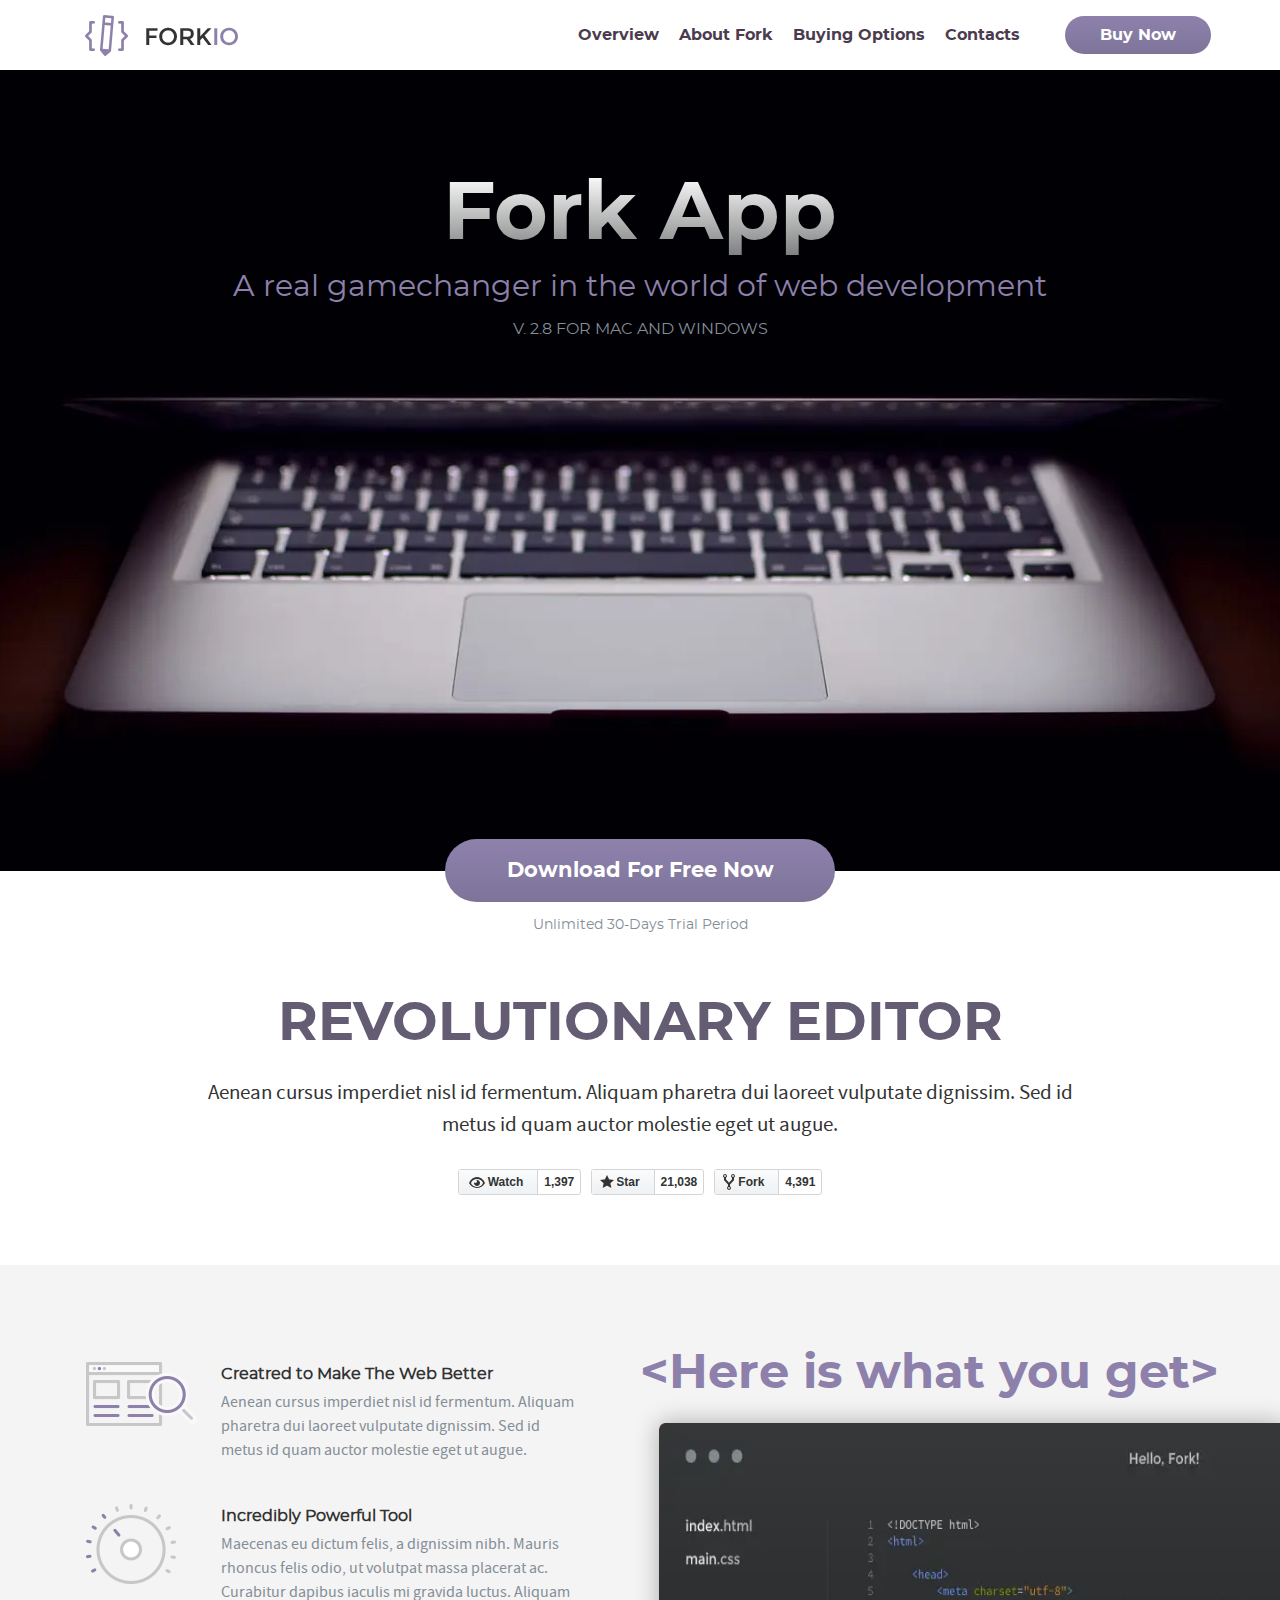
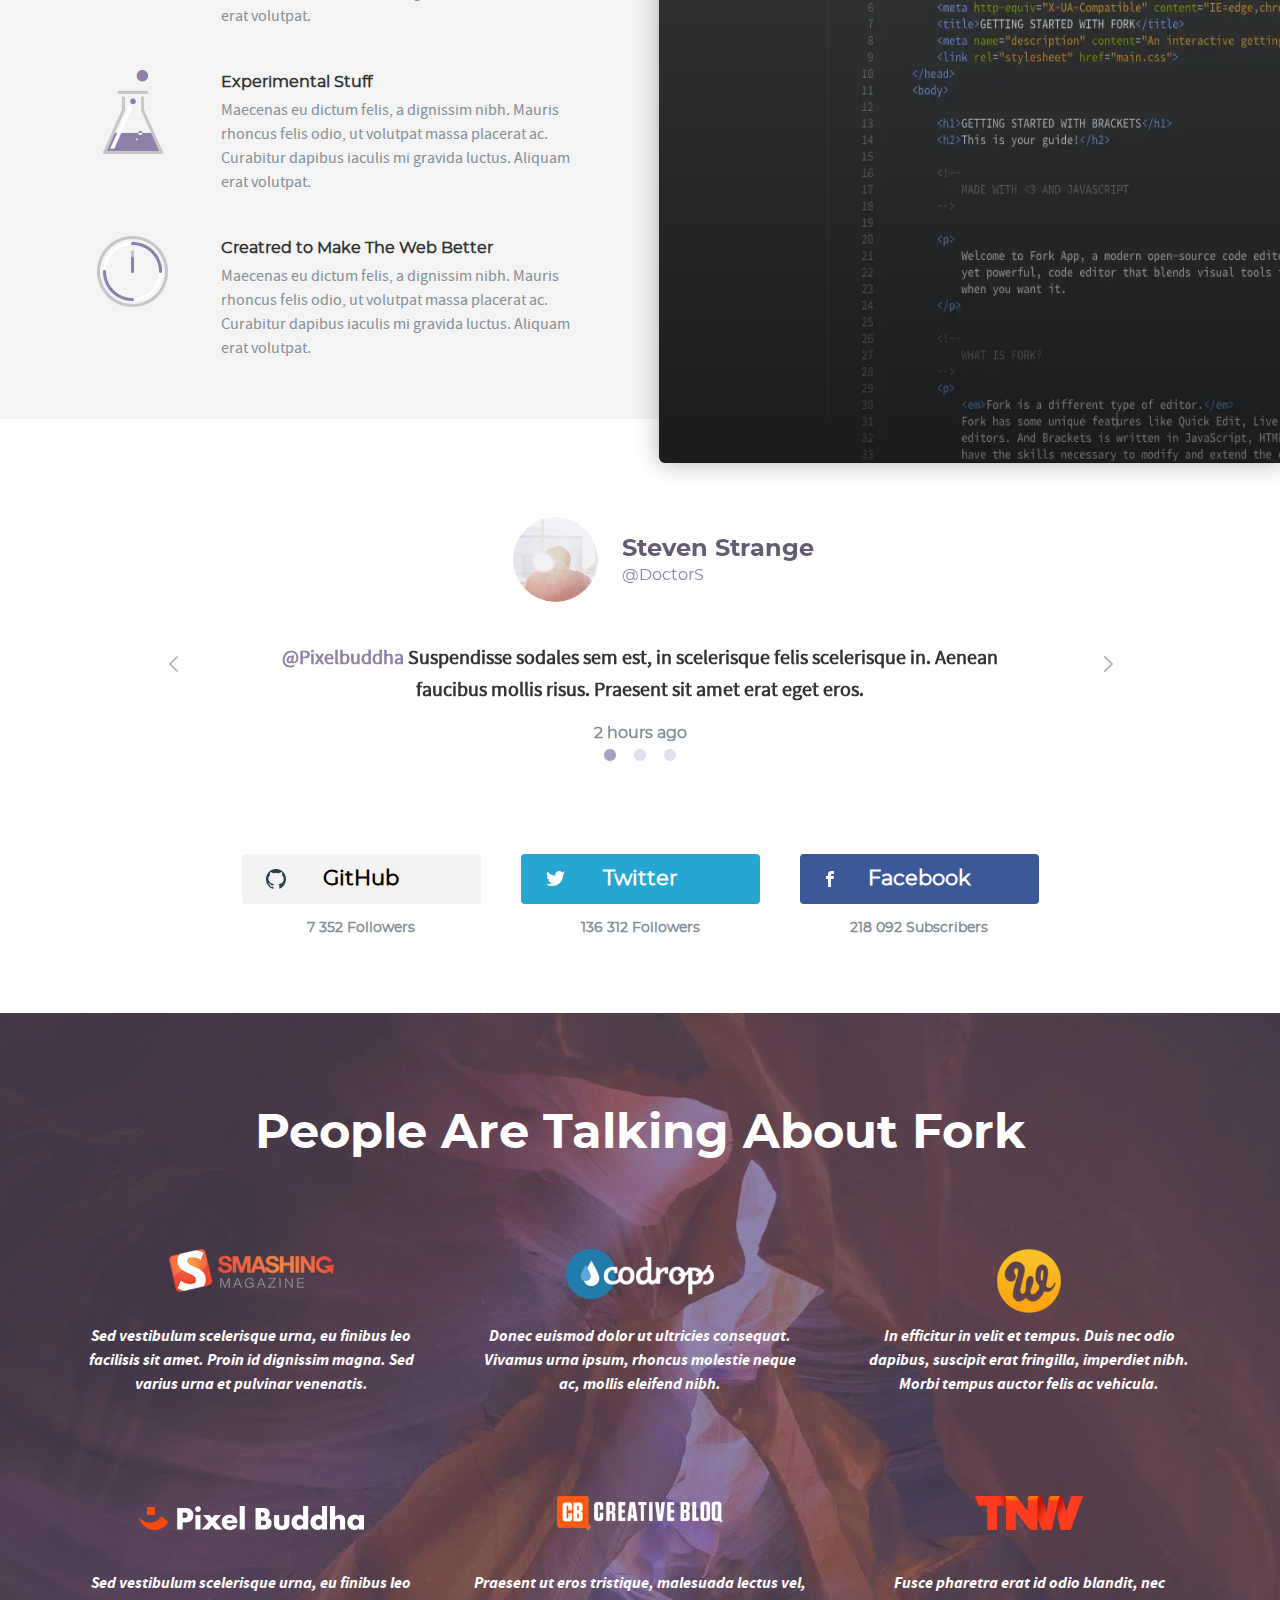
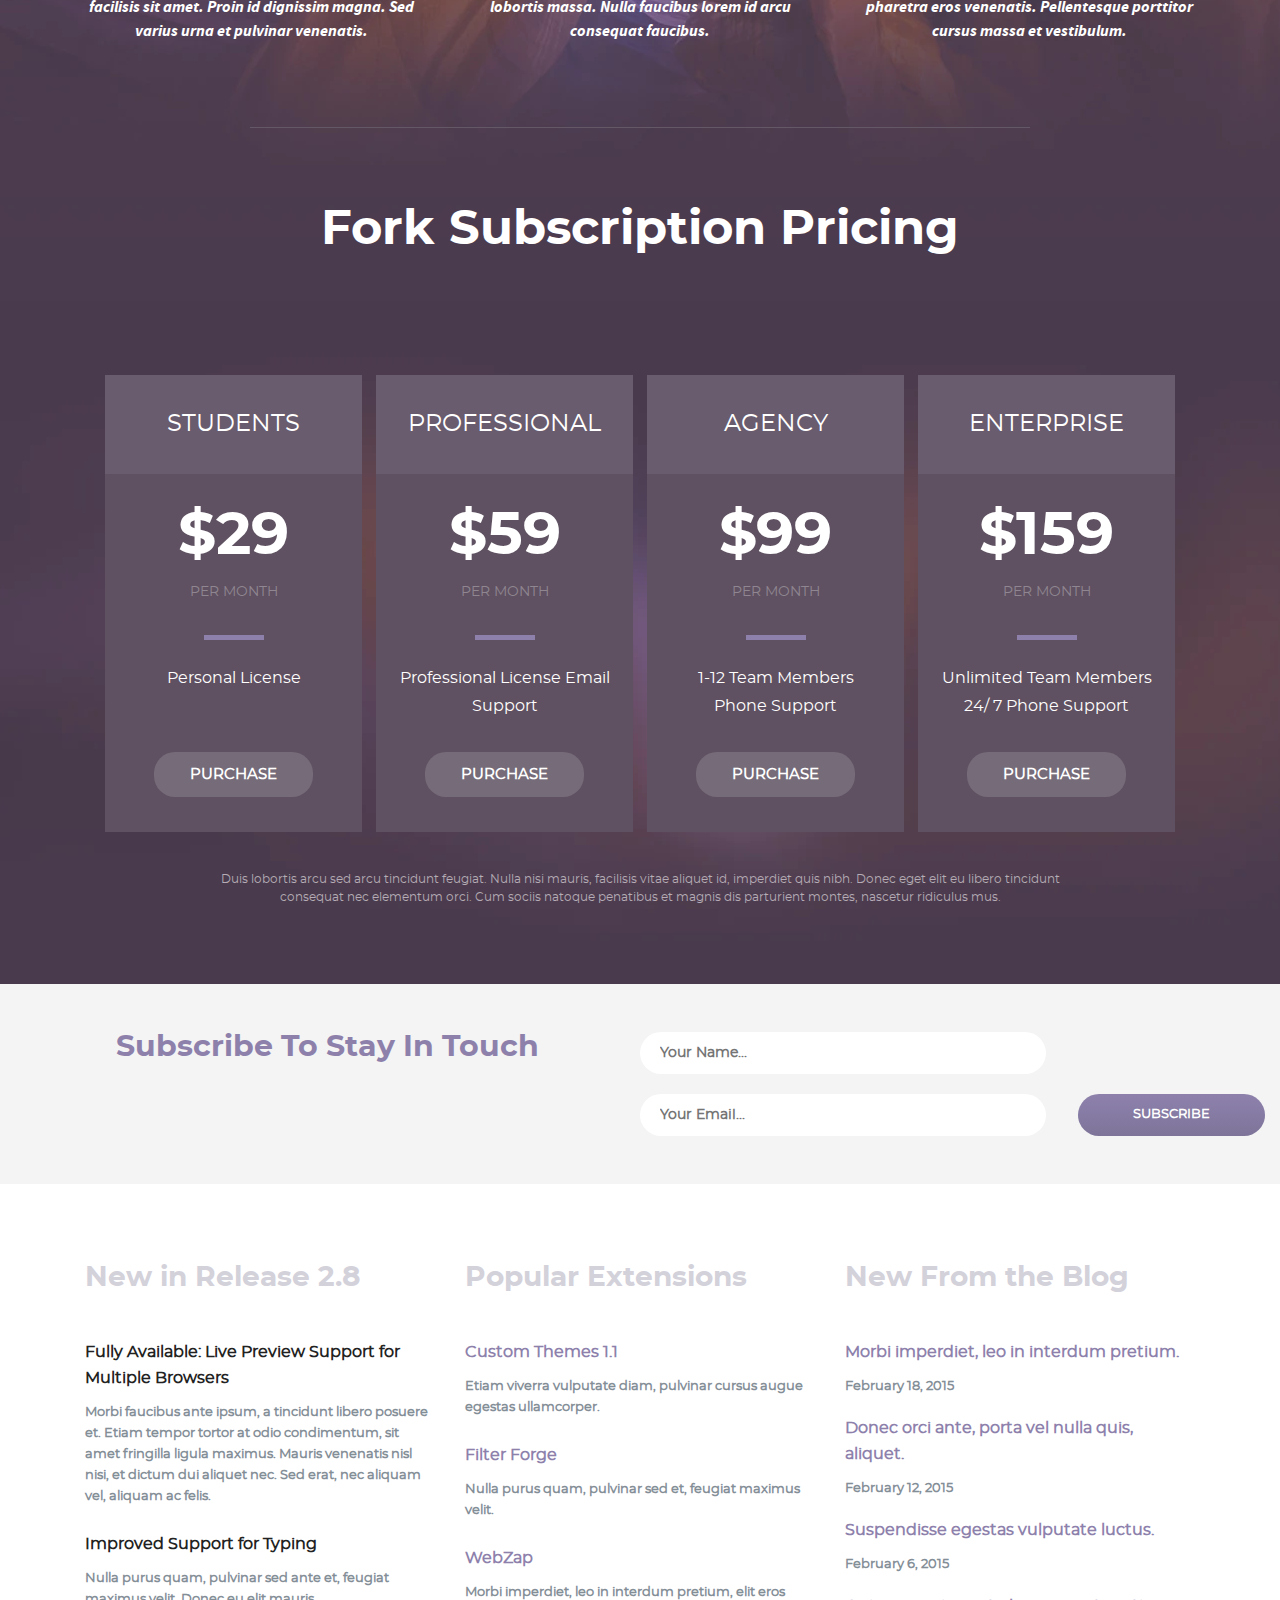
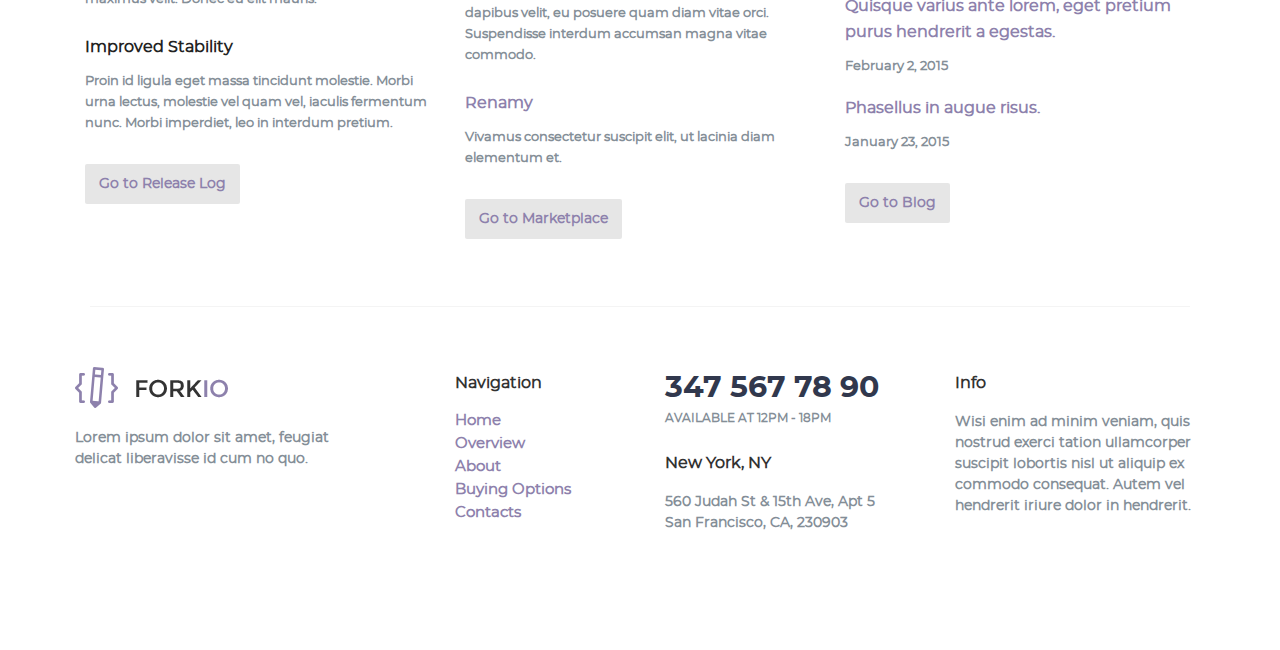
<file: index.html>
<!DOCTYPE html>
<html lang="en">

<head>
    <meta charset="UTF-8">
    <meta name="viewport" content="width=device-width, initial-scale=1.0">
    <meta http-equiv="X-UA-Compatible" content="ie=edge">
    <link rel="stylesheet" href="./css/slick.css">
    <link rel="stylesheet" href="./css/slick-theme.css">
    <link rel="icon" href="./favicon.png" size="16x16">
    <link rel="stylesheet" href="./css/style.min.css">
    <title>ForkApp</title>
</head>

<body>
    <header>
        <div class="container grid">
            <a class="logo" href="#"><img src="./images/logo/logo.png" alt="ForkApp"></a>
            <a class="btn-sale grid" href="#pricing">Buy Now</a>
            <nav class="navigation">
                <input class="menu-bar" type="checkbox" id="menu-bar">
                <label for="menu-bar"> </label>
                <ul class="menu">
                    <li><a class="menu-item" href="#home">Home</a></li>
                    <li><a class="menu-item" href="#overview">Overview</a></li>
                    <li><a class="menu-item" href="#about">About Fork</a></li>
                    <li><a class="menu-item" href="#pricing">Buying Options</a></li>
                    <li><a class="menu-item" href="contacts.html">Contacts</a></li>
                    <li><a class="menu-item" href="#social">Follow Us</a>
                        <ul class="social-icon grid">
                            <li>
                                <a class="icon-github" href="#"></a>
                            </li>
                            <li>
                                <a class="icon-twitter" href="#"></a>
                            </li>
                            <li>
                                <a class="icon-facebook" href="#"></a>
                            </li>
                        </ul>
                    </li>
                </ul>
                <div class="menushadow"> </div>
            </nav>
        </div>
    </header>
    <main>
        <section class="promo" id="home">
            <div class="container grid">
                <h2>Fork App</h2>
                <h1>A real gamechanger in the world of web development</h1>
                <p>v. 2.8 For Mac and Windows</p>
            </div>
        </section>
        <section class="hero" id="overview">
            <div class="container flex">
                <a href="#" class="btn-download grid">Download For Free Now</a>
                <p class="trial-period">Unlimited 30-Days Trial Period</p>
                <h2>Revolutionary
                    editor</h2>
                <p class="hero-annotation">Aenean cursus imperdiet nisl id fermentum. Aliquam pharetra dui laoreet
                    vulputate dignissim. Sed id
                    metus id quam auctor molestie eget ut augue. </p>
                <ul class="github-stat flex">
                    <li class="flex">
                        <a href="#"><span class="watch">Watch</span><span>1,397</span></a>
                    </li>
                    <li class="flex"><a href="#"><span class="star">Star</span><span>21,038</span></a></li>
                    <li class="flex"><a href="#"><span class="fork">Fork</span><span>4,391</span></a></li>
                </ul>
            </div>
        </section>
        <section class="features">
            <div class="container grid">
                <h2>&lt;Here is what you get&gt;</h2>
                <ul class="features-about">
                    <li class="created">
                        <h3>Creatred to Make The Web Better</h3>
                        <p>Aenean cursus imperdiet nisl id fermentum. Aliquam pharetra dui laoreet vulputate dignissim.
                            Sed id metus id quam auctor molestie eget ut augue.</p>
                    </li>
                    <li class="incredibly">
                        <h3>Incredibly Powerful Tool</h3>
                        <p>Maecenas eu dictum felis, a dignissim nibh. Mauris rhoncus felis odio, ut volutpat massa
                            placerat ac. Curabitur dapibus iaculis mi gravida luctus. Aliquam erat volutpat.</p>
                    </li>
                    <li class="experimental">
                        <h3>Experimental Stuff</h3>
                        <p>Maecenas eu dictum felis, a dignissim nibh. Mauris rhoncus felis odio, ut volutpat massa
                            placerat ac. Curabitur dapibus iaculis mi gravida luctus. Aliquam erat volutpat.</p>
                    </li>
                    <li class="time">
                        <h3>Creatred to Make The Web Better</h3>
                        <p>Maecenas eu dictum felis, a dignissim nibh. Mauris rhoncus felis odio, ut volutpat massa
                            placerat ac. Curabitur dapibus iaculis mi gravida luctus. Aliquam erat volutpat.</p>
                    </li>
                </ul>
                <div class="example">
                    <img src="./images/features/code.webp" alt="example">
                </div>
            </div>
        </section>
        <section class="social">
            <div class="container">
                <div class="slider" id="social">
                    <div>
                        <div class="slide-header1">
                            <h3>Steven Strange</h3>
                            <p class="nick">@DoctorS</p>
                        </div>
                        <p class="review"><span>@Pixelbuddha</span> Suspendisse sodales sem est, in scelerisque felis
                            scelerisque in.
                            Aenean faucibus mollis risus. Praesent sit amet erat eget eros.</p>
                        <p class="review-time">2 hours ago</p>
                    </div>
                    <div>
                        <div class="slide-header2">
                            <h3>Edvard</h3>
                            <p class="nick">@Herbi</p>
                        </div>
                        <p class="review"><span>@Pixelperfect</span> Lorem ipsum dolor sit amet consectetur adipisicing
                            elit. Fuga repellendus eveniet vero eum ab voluptate aliquam reiciendis voluptates </p>
                        <p class="review-time">6 hours ago</p>
                    </div>
                    <div>
                        <div class="slide-header3">
                            <h3>Archi</h3>
                            <p class="nick">@Stranger</p>
                        </div>
                        <p class="review"><span>@Stranger</span> Suspendisse sodales sem est, in scelerisque felis
                            scelerisque in.
                            Aenean faucibus mollis risus. Praesent sit amet erat eget eros.</p>
                        <p class="review-time">2 days ago</p>
                    </div>
                </div>
                <div class="social-btn flex">
                    <div class="social-btn-item flex">
                        <a class="social-btn-github flex" href="#">GitHub</a>
                        <p>7 352 Followers</p>
                    </div>
                    <div class="social-btn-item flex">
                        <a class="social-btn-twitter flex" href="#">Twitter</a>
                        <p>136 312 Followers</p>
                    </div>
                    <div class="social-btn-item flex">
                        <a class="social-btn-facebook flex" href="#">Facebook</a>
                        <p>218 092 Subscribers</p>
                    </div>
                </div>
            </div>
        </section>
        <section class="testimonials">
            <div class="container">
                <h2 id="about">People Are Talking About Fork</h2>
                <div class="company-feedback flex">
                    <p class="company-smashing">Sed vestibulum scelerisque urna, eu finibus leo facilisis sit amet.
                        Proin id
                        dignissim magna. Sed
                        varius urna et pulvinar venenatis. </p>
                    <p class="company-codrops">Donec euismod dolor ut ultricies consequat. Vivamus urna ipsum, rhoncus
                        molestie
                        neque ac, mollis
                        eleifend nibh.</p>
                    <p class="company-w">In efficitur in velit et tempus. Duis nec odio dapibus, suscipit erat
                        fringilla,
                        imperdiet nibh.
                        Morbi tempus auctor felis ac vehicula. </p>
                    <p class="company-pixelbuddha">Sed vestibulum scelerisque urna, eu finibus leo facilisis sit amet.
                        Proin id
                        dignissim magna. Sed
                        varius urna et pulvinar venenatis. </p>
                    <p class="company-creative">Praesent ut eros tristique, malesuada lectus vel, lobortis massa. Nulla
                        faucibus
                        lorem id arcu
                        consequat faucibus. </p>
                    <p class="company-tnw">Fusce pharetra erat id odio blandit, nec
                        pharetra eros venenatis. Pellentesque porttitor cursus massa et vestibulum.</p>
                </div>
            </div>
        </section>
        <section class="pricing">
            <div class="container grid">
                <h2 id="pricing">Fork Subscription Pricing</h2>
                <div class="pricing-block flex">
                    <div class="pricing-item grid">
                        <h3>Students</h3>
                        <p class="pricing-item-price">$29</p>
                        <p class="pricing-item-period">per month</p>
                        <p class="pricing-item-license">Personal License</p>
                        <a href="#">purchase</a>
                    </div>
                    <div class="pricing-item grid">
                        <h3>professional</h3>
                        <p class="pricing-item-price">$59</p>
                        <p class="pricing-item-period">per month</p>
                        <p class="pricing-item-license">Professional License Email Support</p>
                        <a href="#">purchase</a>
                    </div>
                    <div class="pricing-item grid">
                        <h3>agency</h3>
                        <p class="pricing-item-price">$99</p>
                        <p class="pricing-item-period">per month</p>
                        <p class="pricing-item-license">1-12 Team Members Phone Support</p>
                        <a href="#">purchase</a>
                    </div>
                    <div class="pricing-item grid">
                        <h3>enterprise</h3>
                        <p class="pricing-item-price">$159</p>
                        <p class="pricing-item-period">per month</p>
                        <p class="pricing-item-license">Unlimited Team Members 24/ 7 Phone Support</p>
                        <a href="#">purchase</a>
                    </div>
                </div>
                <p class="pricing-annotation">Duis lobortis arcu sed arcu tincidunt feugiat. Nulla nisi mauris,
                    facilisis vitae aliquet id,
                    imperdiet
                    quis nibh. Donec eget elit eu libero tincidunt consequat nec elementum orci. Cum sociis natoque
                    penatibus et magnis dis parturient montes, nascetur ridiculus mus. </p>
            </div>
        </section>
        <section class="subscription">
            <div class="container grid">
                <h2>Subscribe To Stay In Touch</h2>
                <form class="grid" action="" method="POST">
                    <input type="text" placeholder="Your Name..." required>
                    <input type="email" placeholder="Your Email..." required>
                    <input type="submit" value="Subscribe">
                </form>
            </div>
        </section>
        <section class="links">
            <div class="container flex">
                <div class="links-section">
                    <h3>New in Release 2.8</h3>
                    <ul class="links-section-release">
                        <li>
                            <h4>Fully Available: Live Preview Support for Multiple Browsers</h4>
                            <p>Morbi faucibus ante ipsum, a tincidunt libero posuere et. Etiam tempor tortor at odio
                                condimentum, sit amet fringilla ligula maximus. Mauris venenatis nisl nisi, et dictum
                                dui
                                aliquet nec. Sed erat, nec aliquam vel, aliquam ac felis. </p>
                        </li>
                        <li>
                            <h4>Improved Support for Typing </h4>
                            <p>Nulla purus quam, pulvinar sed ante et, feugiat maximus velit. Donec eu elit mauris. </p>
                        </li>
                        <li>
                            <h4>Improved Stability</h4>
                            <p>Proin id ligula eget massa tincidunt molestie. Morbi urna lectus, molestie vel quam vel,
                                iaculis fermentum nunc. Morbi imperdiet, leo in interdum pretium.</p>
                        </li>
                    </ul>
                    <a class="links-section-btn" href="#">Go to Release Log</a>
                </div>
                <div class="links-section">
                    <h3>Popular Extensions</h3>
                    <ul class="links-section-extensions">
                        <li>
                            <a href="#">Custom Themes 1.1</a>
                            <p>Etiam viverra vulputate diam, pulvinar cursus augue egestas ullamcorper.</p>
                        </li>
                        <li>
                            <a href="#">Filter Forge</a>
                            <p>Nulla purus quam, pulvinar sed et, feugiat maximus velit.</p>
                        </li>
                        <li>
                            <a href="#">WebZap</a>
                            <p>Morbi imperdiet, leo in interdum pretium, elit eros dapibus velit, eu posuere quam diam
                                vitae
                                orci. Suspendisse interdum accumsan magna vitae commodo.</p>
                        </li>
                        <li>
                            <a href="#">Renamy</a>
                            <p>Vivamus consectetur suscipit elit, ut lacinia diam elementum et.</p>
                        </li>
                    </ul>
                    <a class="links-section-btn" href="#">Go to Marketplace</a>
                </div>
                <div class="links-section">
                    <h3>New From the Blog</h3>
                    <ul class="links-blog">
                        <li>
                            <a href="">Morbi imperdiet, leo in interdum pretium.</a>
                            <p>February 18, 2015</p>
                        </li>
                        <li>
                            <a href="">Donec orci ante, porta vel nulla quis, aliquet.</a>
                            <p>February 12, 2015</p>
                        </li>
                        <li>
                            <a href="">Suspendisse egestas vulputate luctus.</a>
                            <p>February 6, 2015</p>
                        </li>
                        <li>
                            <a href="">Quisque varius ante lorem, eget pretium purus hendrerit a egestas. </a>
                            <p>February 2, 2015</p>
                        </li>
                        <li>
                            <a href="">Phasellus in augue risus. </a>
                            <p>January 23, 2015</p>
                        </li>
                    </ul>
                    <a class="links-section-btn" href="#">Go to Blog</a>
                </div>
            </div>
        </section>
    </main>
    <footer>
        <div class="container grid">
            <div class="footer-item">
                <a class="footer-logotype" href="#"><img src="./images/logo/logo.png" alt="Logotype"></a>
                <p class="footer-logotype-anotation">Lorem ipsum dolor sit amet, feugiat delicat liberavisse id cum no
                    quo.</p>
            </div>
            <div class="footer-item">
                <h4>Navigation</h4>
                <ul class="footer-navigation">
                    <li><a href="#home">Home</a></li>
                    <li><a href="#overview">Overview</a></li>
                    <li><a href="#about">About</a></li>
                    <li><a href="#pricing">Buying Options</a></li>
                    <li><a href="contacts.html">Contacts</a></li>
                </ul>
            </div>
            <div class="footer-item">
                <a href="tel:347-567-78-90" class="phone">347 567 78 90</a>
                <p class="phone-anotation">AVAILABLE AT 12PM - 18PM</p>
                <h4>New York, NY</h4>
                <p class="addres">560 Judah St & 15th Ave, Apt 5 San Francisco, CA, 230903</p>
            </div>
            <div class="footer-item info">
                <h4>Info</h4>
                <p>Wisi enim ad minim veniam, quis nostrud exerci tation ullamcorper suscipit lobortis nisl ut aliquip
                    ex
                    commodo consequat. Autem vel hendrerit iriure dolor in hendrerit.</p>
            </div>
        </div>
    </footer>
    <script src="./jsmin/jquery.min.js"></script>
    <script src="./jsmin/slick.min.js"></script>
    <script src="./jsmin/main.min.js"></script>
</body>

</html>
</file>
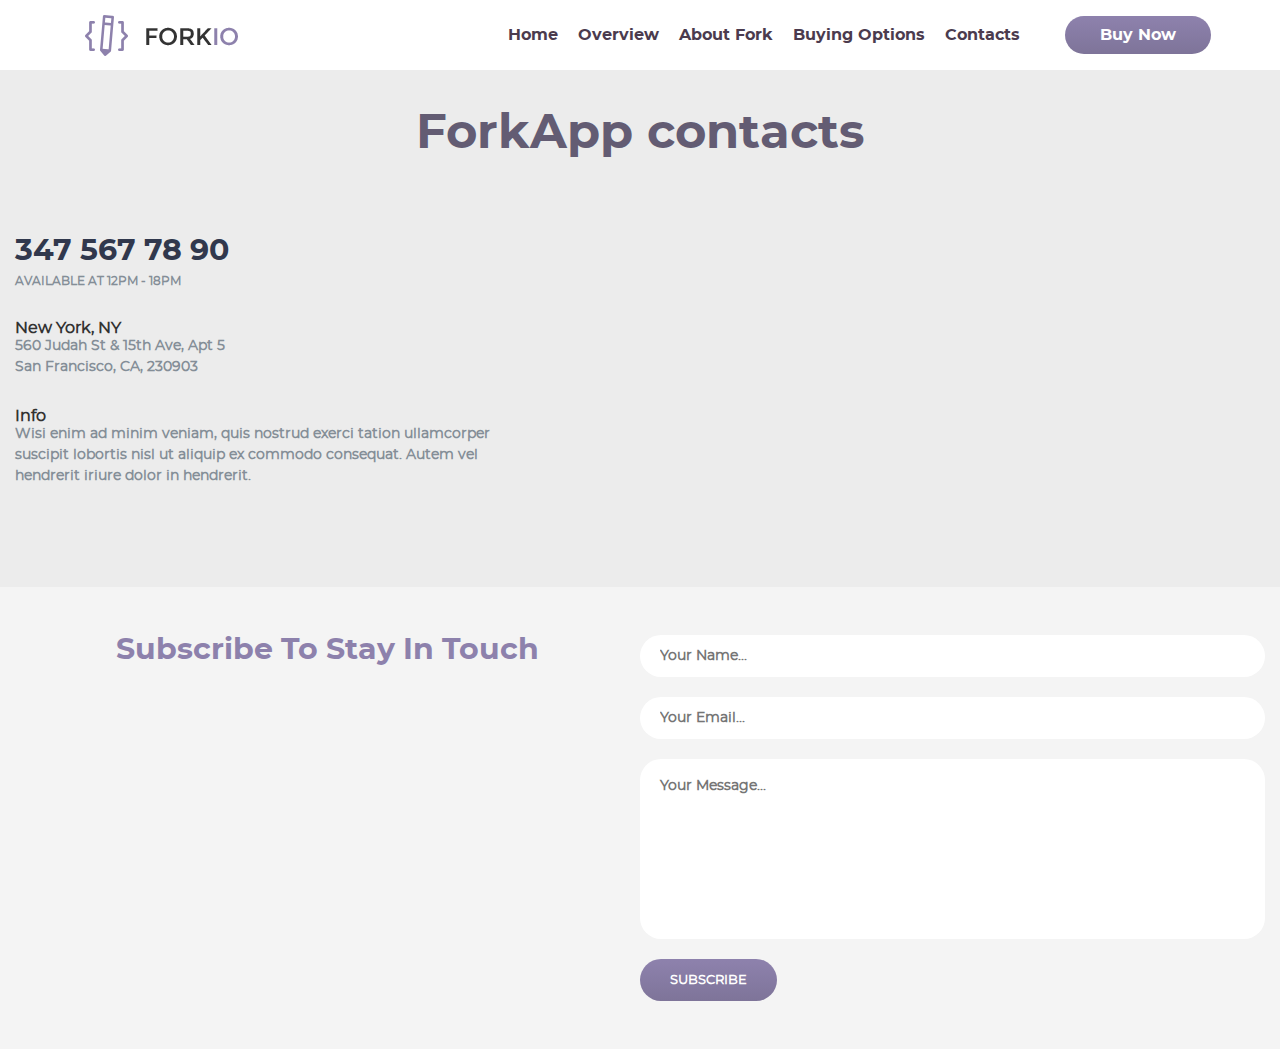
<file: contacts.html>
<!DOCTYPE html>
<html lang="en">

<head>
    <meta charset="UTF-8">
    <meta name="viewport" content="width=device-width, initial-scale=1.0">
    <meta http-equiv="X-UA-Compatible" content="ie=edge">
    <link rel="icon" href="./favicon.png" size="16x16">
    <link rel="stylesheet" href="./css/style.min.css">
    <title>ForkApp contacts</title>
</head>

<body>
    <div class="contacts">
        <header>
            <div class="container grid">
                <a class="logo" href="#"><img src="./images/logo/logo.png" alt="ForkApp"></a>
                <a class="btn-sale grid" href="index.html#pricing">Buy Now</a>
                <nav class="navigation">
                    <input class="menu-bar" type="checkbox" id="menu-bar">
                    <label for="menu-bar"> </label>
                    <ul class="menu">
                        <li><a class="menu-item" href="index.html#home">Home</a></li>
                        <li><a class="menu-item" href="index.html#overview">Overview</a></li>
                        <li><a class="menu-item" href="index.html#about">About Fork</a></li>
                        <li><a class="menu-item" href="index.html#pricing">Buying Options</a></li>
                        <li><a class="menu-item" href="#">Contacts</a></li>
                        <li><a class="menu-item" href="index.html#social">Follow Us</a>
                            <ul class="social-icon grid">
                                <li>
                                    <a class="icon-github" href="#"></a>
                                </li>
                                <li>
                                    <a class="icon-twitter" href="#"></a>
                                </li>
                                <li>
                                    <a class="icon-facebook" href="#"></a>
                                </li>
                            </ul>
                        </li>
                    </ul>
                    <div class="menushadow"></div>
                </nav>
            </div>
        </header>
    </div>
    <div class="wrapper-information">
        <div class="container grid">
            <h1>ForkApp contacts</h1>
            <div class="information">
                <a href="tel:347-567-78-90" class="phone">347 567 78 90</a>
                <p class="phone-anotation">AVAILABLE AT 12PM - 18PM</p>
                <h4>New York, NY</h4>
                <p class="addres">560 Judah St & 15th Ave, Apt 5 San Francisco, CA, 230903</p>
                <h4>Info</h4>
                <p class="info">Wisi enim ad minim veniam, quis nostrud exerci tation ullamcorper suscipit lobortis nisl
                    ut
                    aliquip
                    ex
                    commodo consequat. Autem vel hendrerit iriure dolor in hendrerit.</p>
            </div>
            <div class="map"><iframe
                    src="https://www.google.com/maps/embed?pb=!1m18!1m12!1m3!1d3154.202395238864!2d-122.47496568437735!3d37.761852220675294!2m3!1f0!2f0!3f0!3m2!1i1024!2i768!4f13.1!3m3!1m2!1s0x80858766e642d9f3%3A0x569b4a5811a83e27!2sJudah%20St%20%26%2015th%20Ave!5e0!3m2!1sen!2sby!4v1573044072701!5m2!1sen!2sby"
                    frameborder="0" style="border:0;" allowfullscreen=""></iframe>
            </div>
        </div>
    </div>
    <div class="subscription">
        <div class="container grid">
            <h2>Subscribe To Stay In Touch</h2>
            <form class="contacts-form grid" action="" method="POST">
                <input type="text" placeholder="Your Name..." required>
                <input type="email" placeholder="Your Email..." required>
                <textarea name="" rows="10" placeholder="Your Message..."></textarea>
                <input type="submit" value="Subscribe">
            </form>
        </div>
    </div>
    <script src="./jsmin/contacts.min.js"></script>
</body>

</html>
</file>
<file: css/style.min.css>
.social-btn .social-btn-item .social-btn-facebook,.social-btn .social-btn-item .social-btn-github,.social-btn .social-btn-item .social-btn-twitter,a,abbr,acronym,address,applet,article,aside,audio,b,big,blockquote,body,canvas,caption,center,cite,code,dd,del,details,dfn,div,dl,dt,em,embed,fieldset,figcaption,figure,footer,form,h1,h2,h3,h4,h5,h6,header,hgroup,html,i,iframe,img,ins,kbd,label,legend,li,mark,menu,nav,object,ol,output,p,pre,q,ruby,s,samp,section,small,span,strike,strong,sub,summary,sup,table,tbody,td,tfoot,th,thead,time,tr,tt,u,ul,var,video{margin:0;padding:0;border:0;font-size:100%;font:inherit;vertical-align:baseline}:focus{outline:0}article,aside,details,figcaption,figure,footer,header,hgroup,menu,nav,section{display:block}ol,ul{list-style:none}blockquote,q{quotes:none}blockquote:after,blockquote:before,q:after,q:before{content:'';content:none}input[type=search]::-webkit-search-cancel-button,input[type=search]::-webkit-search-decoration,input[type=search]::-webkit-search-results-button,input[type=search]::-webkit-search-results-decoration{-webkit-appearance:none;-moz-appearance:none}input[type=search]{-webkit-appearance:none;-moz-appearance:none;-webkit-box-sizing:content-box;box-sizing:content-box}audio,canvas,video{display:inline-block;max-width:100%}audio:not([controls]){display:none;height:0}[hidden]{display:none}html{font-size:100%;-webkit-text-size-adjust:100%;-ms-text-size-adjust:100%}.social-btn .social-btn-item .social-btn-facebook,.social-btn .social-btn-item .social-btn-github,.social-btn .social-btn-item .social-btn-twitter,a{text-decoration:none}.social-btn .social-btn-item .social-btn-facebook:active,.social-btn .social-btn-item .social-btn-facebook:focus,.social-btn .social-btn-item .social-btn-facebook:hover,.social-btn .social-btn-item .social-btn-github:active,.social-btn .social-btn-item .social-btn-github:focus,.social-btn .social-btn-item .social-btn-github:hover,.social-btn .social-btn-item .social-btn-twitter:active,.social-btn .social-btn-item .social-btn-twitter:focus,.social-btn .social-btn-item .social-btn-twitter:hover,a:active,a:focus,a:hover{outline:0}img{border:0;-ms-interpolation-mode:bicubic;vertical-align:middle}figure,form{margin:0}legend{border:0;padding:0;white-space:normal}button,input,select,textarea{font-size:100%;margin:0;vertical-align:baseline}button,input{line-height:normal}button,select{text-transform:none}button,html input[type=button],input[type=reset],input[type=submit]{-webkit-appearance:button;cursor:pointer}button[disabled],html input[disabled]{cursor:default}input[type=checkbox],input[type=radio]{-webkit-box-sizing:border-box;box-sizing:border-box;padding:0}input[type=search]{-webkit-appearance:textfield;-webkit-box-sizing:content-box;box-sizing:content-box}input[type=search]::-webkit-search-cancel-button,input[type=search]::-webkit-search-decoration{-webkit-appearance:none}button::-moz-focus-inner,input::-moz-focus-inner{border:0;padding:0}textarea{resize:vertical;overflow:auto;vertical-align:top;resize:vertical}table{border-collapse:collapse;border-spacing:0}button,html,input,select,textarea{color:#222}::-moz-selection{background:#b3d4fc;text-shadow:none}::selection{background:#b3d4fc;text-shadow:none}fieldset{border:0;margin:0;padding:0}.chromeframe{margin:.2em 0;background:#ccc;color:#000;padding:.2em 0}@font-face{font-family:Montserrat-Bold;src:url(../fonts/monserrat-bold/montserrat-bold.woff) format("woff"),url(../fonts/monserrat-bold/Montserrat-Bold.ttf) format("truetype");font-weight:400;font-style:normal}@font-face{font-family:Montserrat-Regular;src:url(../fonts/montserrat-regular/montserrat-regular.woff) format("woff"),url(../fonts/montserrat-regular/Montserrat-Regular.ttf) format("truetype");font-weight:400;font-style:normal}@font-face{font-family:Sourcesanspro-Regular;src:url(../fonts/sourcesanspro-regular/sourcesanspro-regular.woff) format("woff"),url(../fonts/sourcesanspro-regular/SourceSansPro-Regular.ttf) format("truetype");font-weight:400;font-style:normal}@font-face{font-family:Sourcesanspro-Bolditalic;src:url(../fonts/sourcesanspro-bolditalic/sourcesanspro-bolditalic.woff) format("woff"),url(../fonts/sourcesanspro-bolditalic/SourceSansPro-BoldItalic.ttf) format("truetype");font-weight:400;font-style:normal}body{line-height:1;font-family:Montserrat-Regular,sans-serif;font-size:16px;overflow-x:hidden;background-color:#f4f4f4}.grid{display:grid}.flex{display:-webkit-box;display:-ms-flexbox;display:flex}.container{width:100%;padding:0 15px;margin:0 auto;-webkit-box-sizing:border-box;box-sizing:border-box}header{position:fixed;z-index:10;top:0;left:0;right:0;height:70px;background-color:#fff}header .container{grid-template-columns:1fr 1fr 60px;-webkit-box-align:center;-ms-flex-align:center;align-items:center;justify-items:start;-webkit-box-pack:justify;-ms-flex-pack:justify;justify-content:space-between;height:100%;max-width:1200px}header .logo{margin-left:10px}.btn-sale{-webkit-box-align:center;-ms-flex-align:center;align-items:center;justify-self:end;margin-right:31px;font-size:1rem;height:3em;padding:0 2.3em;font-family:Montserrat-Bold;border-radius:1.5em;background:-webkit-gradient(linear,left top,left bottom,color-stop(5%,#8d81ac),to(#7e7499));background:linear-gradient(to bottom,#8d81ac 5%,#7e7499 100%);background-color:#8d81ac;color:#fff}.btn-sale:hover{background:-webkit-gradient(linear,left top,left bottom,color-stop(5%,#7e7499),to(#8d81ac));background:linear-gradient(to bottom,#7e7499 5%,#8d81ac 100%);background-color:#7e7499;-webkit-transition:.3s;transition:.3s}.btn-sale:active{position:relative;top:1px;-webkit-transition:.3s;transition:.3s}.menu{position:fixed;z-index:10;top:70px;right:-1050px;width:100%;max-height:83vh;overflow-y:auto;background-color:#333;-webkit-transition:.5s ease-in-out;transition:.5s ease-in-out}.menu>li{padding:12px 5px;border-bottom:2px solid #3b3b3b}.menu>li:last-child{border-bottom:2px solid transparent}.menu>li:first-child .menu-item,.menu>li:last-child .menu-item{color:#858585}.menu .menu-item{display:inline-block;width:100%;-webkit-box-sizing:border-box;box-sizing:border-box;font-size:1.2rem;padding:0 .9em;line-height:1.66em;color:#fff}.menu .menu-item:active,.menu .menu-item:hover{border-left:4px solid #8d81ac;margin-left:-4px;color:#8d81ac}.menu .social-icon{grid-template-columns:repeat(3,50px);grid-gap:10px;padding:0 8px}.menu .social-icon .social-btn .social-btn-item .social-btn-facebook,.menu .social-icon .social-btn .social-btn-item .social-btn-github,.menu .social-icon .social-btn .social-btn-item .social-btn-twitter,.menu .social-icon a,.social-btn .social-btn-item .menu .social-icon .social-btn-facebook,.social-btn .social-btn-item .menu .social-icon .social-btn-github,.social-btn .social-btn-item .menu .social-icon .social-btn-twitter{display:inline-block;overflow:hidden;height:50px;background:url(../images/sprite/spritesheet.png) no-repeat}.menu .social-icon .icon-github{width:48px;background-position:-126px 0;-webkit-transform:scale(.6);transform:scale(.6)}.menu .social-icon .icon-twitter{width:48px;background-position:-174px 5px;-webkit-transform:scale(.6);transform:scale(.6)}.menu .social-icon .icon-facebook{width:24px;background-position:-102px 0;-webkit-transform:scale(.6);transform:scale(.6)}.menushadow{position:fixed;z-index:5;top:70px;right:-1050px;width:100%;bottom:0;background-color:rgba(51,51,51,.5);-webkit-transition:.5s ease-in-out;transition:.5s ease-in-out}.menu-bar{display:none}.navigation{justify-self:end}.navigation label{display:block;width:50px;height:34px;background-image:url(../images/header/menu-sandwich.png);background-repeat:no-repeat;background-position:center}.navigation input:checked+label{background-image:url(../images/header/menu-cross.png);background-repeat:no-repeat;background-position:center}@media (max-width:400px){header .container{grid-template-columns:1fr 1fr 40px}.navigation label{display:block;width:27px}.btn-sale{height:2.4em;padding:0 1em;border-radius:1.2em;margin-left:10px}}@media (max-width:425px){header .logo{margin-left:0}.btn-sale{font-size:.8rem}}@media (max-width:460px){.btn-sale{justify-self:center;margin-right:0}}@media (min-width:1030px){.menushadow,.navigation label{display:none}header .container{grid-template-columns:1fr 4fr 1fr}header .logo{margin-left:30px}.btn-sale{-webkit-box-ordinal-group:4;-ms-flex-order:3;order:3;margin-right:14px;height:2.4em;padding:0 2.2em}.navigation{height:100%}.menu{display:-webkit-box;display:-ms-flexbox;display:flex;position:static;height:100%;background-color:#fff}.menu>li{height:100%;padding:0;-webkit-box-sizing:border-box;box-sizing:border-box;border-top:4px solid transparent;border-bottom:4px solid transparent}.menu>li:hover{border-top-color:#4b3b4e;-webkit-transition:border-top .3s;transition:border-top .3s}.menu>li:first-child .menu-item,.menu>li:last-child .menu-item{display:none}.menu .menu-item{display:-webkit-box;display:-ms-flexbox;display:flex;-webkit-box-align:center;-ms-flex-align:center;align-items:center;width:100%;height:100%;padding:0 10px;-webkit-box-sizing:border-box;box-sizing:border-box;font-size:1rem;line-height:1.66em;font-family:Montserrat-Bold;color:#4b3b4e}.menu .menu-item:active,.menu .menu-item:hover{border-left:none;color:#4b3b4e;margin-left:0}.menu .social-icon{display:none}}@media (min-width:1030px) and (max-width:1200px){.menu{margin-right:42px}}.promo{padding:153px 0 558px;background-image:url(../images/promo/promo-background.webp);background-position:center;background-repeat:no-repeat;background-color:#010005}.promo .container{justify-items:center}.promo .container h2{margin-bottom:19px;font-family:Montserrat-Bold;font-size:5.125rem;color:#fff;background:-webkit-gradient(linear,left bottom,left top,color-stop(-100%,rgba(0,5,5,.5)),to(white));background:linear-gradient(to top,rgba(0,5,5,.5) -100%,#fff 100%);-webkit-background-clip:text;background-clip:text;-webkit-text-fill-color:transparent}.promo .container p{text-transform:uppercase;color:#848e97}h1{text-align:center;margin-bottom:12px;font-size:1.5rem;line-height:1.417em;text-transform:capitalize;color:#8d81ac}@media (max-width:355px){h1{font-size:1.2rem}.promo .container h2{font-size:3.5rem}}@media (min-width:355px) and (max-width:425px){.promo .container h2{font-size:4rem}}@media (min-width:900px){.promo{padding:173px 0 613px;background-position:center}.promo .container h2{margin-bottom:11px}h1{font-size:1.875rem;text-transform:none}}.hero{margin-top:-79px;padding-bottom:60px;background-color:#fff}.hero .container{-webkit-box-orient:vertical;-webkit-box-direction:normal;-ms-flex-direction:column;flex-direction:column;-webkit-box-align:center;-ms-flex-align:center;align-items:center;width:100%;-webkit-box-sizing:border-box;box-sizing:border-box}.hero h2{margin-bottom:36px;text-align:center;font-size:3rem;font-family:Montserrat-Bold;text-transform:uppercase;color:#635c73}.btn-download{display:-webkit-box;display:-ms-flexbox;display:flex;-webkit-box-align:center;-ms-flex-align:center;align-items:center;font-size:1.316rem;height:3em;margin-top:-1.5em;margin-bottom:.75em;padding:0 2.9em;font-family:Montserrat-Bold;border-radius:1.5em;background:-webkit-gradient(linear,left top,left bottom,color-stop(5%,#8d81ac),to(#7e7499));background:linear-gradient(to bottom,#8d81ac 5%,#7e7499 100%);background-color:#8d81ac;color:#fff}.btn-download:hover{background:-webkit-gradient(linear,left top,left bottom,color-stop(5%,#7e7499),to(#8d81ac));background:linear-gradient(to bottom,#7e7499 5%,#8d81ac 100%);background-color:#7e7499;-webkit-transition:.3s;transition:.3s}.btn-download:active{position:relative;top:1px;-webkit-transition:.3s;transition:.3s}.trial-period{margin-bottom:55px;font-size:.875rem;color:#848e97}.hero-annotation{max-width:900px;margin-bottom:34px;text-align:center;font-family:Sourcesanspro-Regular;line-height:1.625rem;color:#323232}.github-stat{-webkit-box-pack:center;-ms-flex-pack:center;justify-content:center;-ms-flex-wrap:wrap;flex-wrap:wrap}.github-stat li{-webkit-box-pack:center;-ms-flex-pack:center;justify-content:center;-webkit-box-align:center;-ms-flex-align:center;align-items:center;margin:0 5px 10px;border:1px solid #d5d5d5;border-radius:3px}.github-stat li:hover{-webkit-transform:scale(1.1);transform:scale(1.1)}.github-stat li .social-btn .social-btn-item .social-btn-facebook,.github-stat li .social-btn .social-btn-item .social-btn-github,.github-stat li .social-btn .social-btn-item .social-btn-twitter,.github-stat li a,.social-btn .social-btn-item .github-stat li .social-btn-facebook,.social-btn .social-btn-item .github-stat li .social-btn-github,.social-btn .social-btn-item .github-stat li .social-btn-twitter{-webkit-box-sizing:border-box;box-sizing:border-box;font-family:Helvetica,Arial,sans-serif;font-size:.75em;font-weight:600;height:100%;color:#333}.github-stat li .social-btn .social-btn-item .social-btn-facebook .fork,.github-stat li .social-btn .social-btn-item .social-btn-facebook .star,.github-stat li .social-btn .social-btn-item .social-btn-facebook .watch,.github-stat li .social-btn .social-btn-item .social-btn-github .fork,.github-stat li .social-btn .social-btn-item .social-btn-github .star,.github-stat li .social-btn .social-btn-item .social-btn-github .watch,.github-stat li .social-btn .social-btn-item .social-btn-twitter .fork,.github-stat li .social-btn .social-btn-item .social-btn-twitter .star,.github-stat li .social-btn .social-btn-item .social-btn-twitter .watch,.github-stat li a .fork,.github-stat li a .star,.github-stat li a .watch,.social-btn .social-btn-item .github-stat li .social-btn-facebook .fork,.social-btn .social-btn-item .github-stat li .social-btn-facebook .star,.social-btn .social-btn-item .github-stat li .social-btn-facebook .watch,.social-btn .social-btn-item .github-stat li .social-btn-github .fork,.social-btn .social-btn-item .github-stat li .social-btn-github .star,.social-btn .social-btn-item .github-stat li .social-btn-github .watch,.social-btn .social-btn-item .github-stat li .social-btn-twitter .fork,.social-btn .social-btn-item .github-stat li .social-btn-twitter .star,.social-btn .social-btn-item .github-stat li .social-btn-twitter .watch{position:relative;display:inline-block;padding:6px 14px 6px 29px;border-right:1px solid #d5d5d5;background-image:-webkit-gradient(linear,left top,left bottom,from(#fafbfc),color-stop(90%,#eff3f6));background-image:linear-gradient(-180deg,#fafbfc,#eff3f6 90%)}.github-stat li .social-btn .social-btn-item .social-btn-facebook .fork::before,.github-stat li .social-btn .social-btn-item .social-btn-facebook .star::before,.github-stat li .social-btn .social-btn-item .social-btn-facebook .watch::before,.github-stat li .social-btn .social-btn-item .social-btn-github .fork::before,.github-stat li .social-btn .social-btn-item .social-btn-github .star::before,.github-stat li .social-btn .social-btn-item .social-btn-github .watch::before,.github-stat li .social-btn .social-btn-item .social-btn-twitter .fork::before,.github-stat li .social-btn .social-btn-item .social-btn-twitter .star::before,.github-stat li .social-btn .social-btn-item .social-btn-twitter .watch::before,.github-stat li a .fork::before,.github-stat li a .star::before,.github-stat li a .watch::before,.social-btn .social-btn-item .github-stat li .social-btn-facebook .fork::before,.social-btn .social-btn-item .github-stat li .social-btn-facebook .star::before,.social-btn .social-btn-item .github-stat li .social-btn-facebook .watch::before,.social-btn .social-btn-item .github-stat li .social-btn-github .fork::before,.social-btn .social-btn-item .github-stat li .social-btn-github .star::before,.social-btn .social-btn-item .github-stat li .social-btn-github .watch::before,.social-btn .social-btn-item .github-stat li .social-btn-twitter .fork::before,.social-btn .social-btn-item .github-stat li .social-btn-twitter .star::before,.social-btn .social-btn-item .github-stat li .social-btn-twitter .watch::before{content:"";position:absolute;left:7px;background:url(../images/sprite/spritesheet.png) -269px 0 no-repeat;width:21px;height:13px}.github-stat li .social-btn .social-btn-item .social-btn-facebook .fork+span,.github-stat li .social-btn .social-btn-item .social-btn-facebook .star+span,.github-stat li .social-btn .social-btn-item .social-btn-facebook .watch+span,.github-stat li .social-btn .social-btn-item .social-btn-facebook a .fork+span,.github-stat li .social-btn .social-btn-item .social-btn-facebook a .star+span,.github-stat li .social-btn .social-btn-item .social-btn-github .fork+span,.github-stat li .social-btn .social-btn-item .social-btn-github .star+span,.github-stat li .social-btn .social-btn-item .social-btn-github .watch+span,.github-stat li .social-btn .social-btn-item .social-btn-github a .fork+span,.github-stat li .social-btn .social-btn-item .social-btn-github a .star+span,.github-stat li .social-btn .social-btn-item .social-btn-twitter .fork+span,.github-stat li .social-btn .social-btn-item .social-btn-twitter .star+span,.github-stat li .social-btn .social-btn-item .social-btn-twitter .watch+span,.github-stat li .social-btn .social-btn-item .social-btn-twitter a .fork+span,.github-stat li .social-btn .social-btn-item .social-btn-twitter a .star+span,.github-stat li a .fork+span,.github-stat li a .star+span,.github-stat li a .watch+span,.social-btn .social-btn-item .github-stat li .social-btn-facebook .fork+span,.social-btn .social-btn-item .github-stat li .social-btn-facebook .star+span,.social-btn .social-btn-item .github-stat li .social-btn-facebook .watch+span,.social-btn .social-btn-item .github-stat li .social-btn-facebook a .fork+span,.social-btn .social-btn-item .github-stat li .social-btn-facebook a .star+span,.social-btn .social-btn-item .github-stat li .social-btn-github .fork+span,.social-btn .social-btn-item .github-stat li .social-btn-github .star+span,.social-btn .social-btn-item .github-stat li .social-btn-github .watch+span,.social-btn .social-btn-item .github-stat li .social-btn-github a .fork+span,.social-btn .social-btn-item .github-stat li .social-btn-github a .star+span,.social-btn .social-btn-item .github-stat li .social-btn-twitter .fork+span,.social-btn .social-btn-item .github-stat li .social-btn-twitter .star+span,.social-btn .social-btn-item .github-stat li .social-btn-twitter .watch+span,.social-btn .social-btn-item .github-stat li .social-btn-twitter a .fork+span,.social-btn .social-btn-item .github-stat li .social-btn-twitter a .star+span{padding:0 .5em}.github-stat li .social-btn .social-btn-item .social-btn-facebook .star,.github-stat li .social-btn .social-btn-item .social-btn-github .star,.github-stat li .social-btn .social-btn-item .social-btn-twitter .star,.github-stat li a .star,.social-btn .social-btn-item .github-stat li .social-btn-facebook .star,.social-btn .social-btn-item .github-stat li .social-btn-github .star,.social-btn .social-btn-item .github-stat li .social-btn-twitter .star{padding-left:24px}.github-stat li .social-btn .social-btn-item .social-btn-facebook .star::before,.github-stat li .social-btn .social-btn-item .social-btn-github .star::before,.github-stat li .social-btn .social-btn-item .social-btn-twitter .star::before,.github-stat li a .star::before,.social-btn .social-btn-item .github-stat li .social-btn-facebook .star::before,.social-btn .social-btn-item .github-stat li .social-btn-github .star::before,.social-btn .social-btn-item .github-stat li .social-btn-twitter .star::before{content:"";position:absolute;top:2px;left:4px;background:url(../images/sprite/spritesheet.png) -248px 0 no-repeat;width:21px;height:19px}.github-stat li .social-btn .social-btn-item .social-btn-facebook .star+span,.github-stat li .social-btn .social-btn-item .social-btn-github .star+span,.github-stat li .social-btn .social-btn-item .social-btn-twitter .star+span,.github-stat li a .star+span,.social-btn .social-btn-item .github-stat li .social-btn-facebook .star+span,.social-btn .social-btn-item .github-stat li .social-btn-github .star+span,.social-btn .social-btn-item .github-stat li .social-btn-twitter .star+span{padding:0 .5em}.github-stat li .social-btn .social-btn-item .social-btn-facebook .fork,.github-stat li .social-btn .social-btn-item .social-btn-github .fork,.github-stat li .social-btn .social-btn-item .social-btn-twitter .fork,.github-stat li a .fork,.social-btn .social-btn-item .github-stat li .social-btn-facebook .fork,.social-btn .social-btn-item .github-stat li .social-btn-github .fork,.social-btn .social-btn-item .github-stat li .social-btn-twitter .fork{padding-left:23px}.github-stat li .social-btn .social-btn-item .social-btn-facebook .fork::before,.github-stat li .social-btn .social-btn-item .social-btn-github .fork::before,.github-stat li .social-btn .social-btn-item .social-btn-twitter .fork::before,.github-stat li a .fork::before,.social-btn .social-btn-item .github-stat li .social-btn-facebook .fork::before,.social-btn .social-btn-item .github-stat li .social-btn-github .fork::before,.social-btn .social-btn-item .github-stat li .social-btn-twitter .fork::before{content:"";position:absolute;top:3px;left:5px;background:url(../images/sprite/spritesheet.png) -18px 0 no-repeat;width:18px;height:19px}.github-stat li .social-btn .social-btn-item .social-btn-facebook .fork+span,.github-stat li .social-btn .social-btn-item .social-btn-github .fork+span,.github-stat li .social-btn .social-btn-item .social-btn-twitter .fork+span,.github-stat li a .fork+span,.social-btn .social-btn-item .github-stat li .social-btn-facebook .fork+span,.social-btn .social-btn-item .github-stat li .social-btn-github .fork+span,.social-btn .social-btn-item .github-stat li .social-btn-twitter .fork+span{padding:0 .5em}@media (max-width:355px){.btn-download{padding:0 2em}}@media (max-width:425px){.btn-download{font-size:1rem}}@media (max-width:460px){.hero h2{font-size:2rem}}@media (min-width:900px){.hero h2{font-size:3.375rem;margin-bottom:26px}.trial-period{margin-bottom:65px}.hero-annotation{margin-bottom:28px;text-align:center;font-size:1.313rem;line-height:1.523em}}.features{padding-top:36px;background-color:#f4f4f4}.features h2{max-width:445px;margin-bottom:55px;justify-self:center;text-align:center;font-family:Montserrat-Bold;font-size:3rem;line-height:1.125em;color:#8d81ac}.features .features-about{margin-bottom:17px;padding-left:11px}.features .features-about .created,.features .features-about .experimental,.features .features-about .incredibly,.features .features-about .time{max-width:360px;padding-left:135px;margin-bottom:42px;background-image:url(../images/features/created.png);background-repeat:no-repeat}.features .features-about .incredibly{background-image:url(../images/features/incredibly.png)}.features .features-about .experimental{background-image:url(../images/features/experimental.png);background-position-x:17px}.features .features-about .time{background-image:url(../images/features/time.png);background-position-x:11px}.features .features-about h3{margin-bottom:4px;line-height:1.5rem;font-weight:800;color:#323232}.features .features-about p{font-size:.875rem;line-height:1.5em;font-family:Sourcesanspro-Regular;color:#848e97}.features .example{position:relative;margin:0 -15px -60px 19px;overflow-x:hidden;overflow-y:visible;border-radius:6px 0 0 6px;-webkit-box-shadow:0 0 25px 0 rgba(0,5,5,.3);box-shadow:0 0 25px 0 rgba(0,5,5,.3)}.features .example::after{content:"";position:absolute;top:0;left:0;right:0;bottom:0;background-image:-webkit-gradient(linear,left top,left bottom,from(rgba(71,72,68,0)),to(rgba(0,0,0,.5)));background-image:linear-gradient(to bottom,rgba(71,72,68,0) 0,rgba(0,0,0,.5) 100%)}@media (max-width:400px){.features .features-about{padding-left:0}.features .features-about .created,.features .features-about .experimental,.features .features-about .incredibly,.features .features-about .time{padding-left:118px}.features .example{margin-left:0}}@media (max-width:355px){.features .example{margin-left:-35px}}@media (min-width:735px){.features .container{grid-template-columns:1fr 1fr}.features h2{grid-column:1/3;max-width:735px}.features .example{-ms-flex-item-align:start;align-self:start}}@media (min-width:992px){.features{padding:82px 0 0}.features h2{grid-column:2/3;margin-bottom:45px}.features .features-about{grid-row:1/3;padding-top:15px}}@media (min-width:1185px){.features .features-about{justify-self:center}.features .features-about p{font-size:1rem}.features h2{justify-self:start;margin-bottom:6px}.features .example{justify-self:start;width:100%}.features .example img{width:100%;height:50vw}}@media (min-width:1500px){.features .example img{height:40vw}.features .features-about{justify-self:end;margin-right:50px}}.social{padding:120px 0 29px;background-color:#fff}.slider{max-width:400px;margin:0 auto 57px}.slider .slide-header1,.slider .slide-header2,.slider .slide-header3{padding-top:20px;position:relative;margin-bottom:53px;padding-left:178px}.slider .slide-header1::before,.slider .slide-header2::before,.slider .slide-header3::before{content:"";position:absolute;top:0;left:73px;width:85px;height:85px;border-radius:50%;background:url(../images/social/avatar.png) center center no-repeat}.slider .slide-header1 h3,.slider .slide-header2 h3,.slider .slide-header3 h3{margin-bottom:6px;font-family:Montserrat-Bold;font-size:1.5rem;color:#474747}.slider .slide-header1 .nick,.slider .slide-header2 .nick,.slider .slide-header3 .nick{color:#8d81ac}.slider .slide-header2::before{background:url(../images/social/iconfinder.png) 0 0/contain no-repeat}.slider .slide-header3::before{background:url(../images/social/man.png) 0 0/contain no-repeat}.slider .review{margin-bottom:19px;text-align:center;font-family:Sourcesanspro-Regular;font-size:1.0625rem;line-height:1.412em;color:#333}.slider .review span{color:#8d81ac}.slider .review-time{text-align:center;font-weight:600;color:#848e97}.social-btn,.social-btn .social-btn-item{-webkit-box-align:center;-ms-flex-align:center;align-items:center;-webkit-box-orient:vertical;-webkit-box-direction:normal;-ms-flex-direction:column;flex-direction:column}.social-btn .social-btn-item .social-btn-facebook,.social-btn .social-btn-item .social-btn-github,.social-btn .social-btn-item .social-btn-twitter,.social-btn .social-btn-item a{position:relative;-webkit-box-pack:center;-ms-flex-pack:center;justify-content:center;-webkit-box-align:center;-ms-flex-align:center;align-items:center;width:280px;height:50px;margin:0 20px 17px;font-size:1.313rem;font-weight:600;font-family:Montserrat-Regular;border-radius:4px}.social-btn .social-btn-item .social-btn-facebook::before,.social-btn .social-btn-item .social-btn-github::before,.social-btn .social-btn-item .social-btn-twitter::before,.social-btn .social-btn-item a::before{content:"";position:absolute;background:url(../images/sprite/spritesheet.png) no-repeat}.social-btn .social-btn-item .social-btn-github{background-color:#f3f3f3;color:#000}.social-btn .social-btn-item .social-btn-github:hover{background-color:#d0d0d0}.social-btn .social-btn-item .social-btn-github::before{left:24px;width:20px;height:20px;background-position:-44px 0}.social-btn .social-btn-item .social-btn-twitter{background-color:#26a6d1;color:#fff}.social-btn .social-btn-item .social-btn-twitter:hover{background-color:#3395b6}.social-btn .social-btn-item .social-btn-twitter::before{left:25px;width:19px;height:15px;background-position:-64px 0}.social-btn .social-btn-item .social-btn-facebook{background-color:#3b5998;color:#fff}.social-btn .social-btn-item .social-btn-facebook:hover{background-color:#2c4a8a}.social-btn .social-btn-item .social-btn-facebook::before{left:26px;width:8px;height:16px;background-position:-36px 0}.social-btn .social-btn-item p{margin-bottom:28px;font-size:.875rem;font-weight:600;color:#848e97}@media (max-width:460px){.features h2{font-size:2rem}.slider{max-width:250px}.slider .slide-header1,.slider .slide-header2,.slider .slide-header3{margin-bottom:33px;padding-left:138px}.slider .slide-header1::before,.slider .slide-header2::before,.slider .slide-header3::before{left:33px}}@media (min-width:900px){.social{padding:75px 0 50px}.slider{max-width:730px;margin-bottom:118px;padding-top:23px}.slider .slide-header1,.slider .slide-header2,.slider .slide-header3{margin-bottom:59px;padding-left:347px}.slider .slide-header1::before,.slider .slide-header2::before,.slider .slide-header3::before{content:"";position:absolute;top:0;left:238px}.slider .slide-header1 h3,.slider .slide-header2 h3,.slider .slide-header3 h3{color:#635c73}.slider .review{font-size:1.25rem;line-height:1.6em;font-weight:600}.social-btn{-webkit-box-orient:horizontal;-webkit-box-direction:normal;-ms-flex-direction:row;flex-direction:row;-ms-flex-wrap:wrap;flex-wrap:wrap;-webkit-box-pack:center;-ms-flex-pack:center;justify-content:center}.social-btn .social-btn-item .social-btn-facebook,.social-btn .social-btn-item .social-btn-github,.social-btn .social-btn-item .social-btn-twitter,.social-btn .social-btn-item a{width:239px}}.testimonials{position:relative;padding:72px 0 22px;background:url(../images/testimonials/testimonials-background.webp) center 0 no-repeat #4b3b4e}.testimonials h2{margin-bottom:17px;text-align:center;font-size:3rem;line-height:1.25em;font-family:Montserrat-Bold;color:#fff}.testimonials .company-feedback{-webkit-box-orient:vertical;-webkit-box-direction:normal;-ms-flex-direction:column;flex-direction:column;-webkit-box-align:center;-ms-flex-align:center;align-items:center;max-width:1380px;margin:0 auto}.testimonials .company-feedback p{max-width:350px;margin:0 27px 56px;padding-top:75px;text-align:center;-webkit-box-sizing:border-box;box-sizing:border-box;line-height:1.5rem;font-family:Sourcesanspro-Bolditalic;color:#fff}.testimonials .company-feedback .company-smashing{background-image:url(../images/testimonials/logo-smashing.png);background-repeat:no-repeat;background-position-x:center}.testimonials .company-feedback .company-codrops{background-image:url(../images/testimonials/logo-codrops.png);background-repeat:no-repeat;background-position-x:center}.testimonials .company-feedback .company-w{background-image:url(../images/testimonials/logo-w.png);background-repeat:no-repeat;background-position-x:center}.testimonials .company-feedback .company-pixelbuddha{background-image:url(../images/testimonials/pixel-buddha.png);background-repeat:no-repeat;background-position:center 10px}.testimonials .company-feedback .company-creative{background-image:url(../images/testimonials/creative-bloq.png);background-repeat:no-repeat;background-position-x:center}.testimonials .company-feedback .company-tnw{background-image:url(../images/testimonials/tnw.png);background-repeat:no-repeat;background-position-x:center}.testimonials:after{content:"";position:absolute;bottom:37px;left:50%;-webkit-transform:translateX(-50%);transform:translateX(-50%);width:80%;max-width:780px;border-top:1px solid #645766}@media (max-width:460px){.testimonials h2{font-size:2rem}}@media (min-width:810px){.testimonials .company-feedback{-webkit-box-orient:horizontal;-webkit-box-direction:normal;-ms-flex-direction:row;flex-direction:row;-webkit-box-pack:center;-ms-flex-pack:center;justify-content:center;-ms-flex-wrap:wrap;flex-wrap:wrap}.testimonials .company-feedback p{max-width:335px;margin-bottom:100px}.testimonials h2{margin-bottom:85px}}@media (min-width:1200px){.testimonials{padding-top:91px}}.pricing{padding:45px 0 32px;background:url(../images/price/price-background.webp) center 30% no-repeat #4b3b4e}.pricing h2{margin-bottom:36px;text-align:center;font-size:3rem;line-height:1.25em;font-family:Montserrat-Bold;color:#fff}.pricing-block{-webkit-box-orient:vertical;-webkit-box-direction:normal;-ms-flex-direction:column;flex-direction:column;-webkit-box-align:center;-ms-flex-align:center;align-items:center;justify-self:center;margin-bottom:31px}.pricing-item{width:257px;height:457px;margin:7px;grid-template-rows:99px repeat(3,1fr) 80px;text-align:center;color:#fff;background-color:#5f5161}.pricing-item:hover{-webkit-transform:scale(1.1);transform:scale(1.1);-webkit-box-shadow:0 0 30px #766b79;box-shadow:0 0 30px #766b79;border:6px solid #82769d;margin:0;-webkit-transition:.3s;transition:.3s}.pricing-item:hover .social-btn .social-btn-item .social-btn-facebook,.pricing-item:hover .social-btn .social-btn-item .social-btn-github,.pricing-item:hover .social-btn .social-btn-item .social-btn-twitter,.pricing-item:hover a,.social-btn .social-btn-item .pricing-item:hover .social-btn-facebook,.social-btn .social-btn-item .pricing-item:hover .social-btn-github,.social-btn .social-btn-item .pricing-item:hover .social-btn-twitter{background:-webkit-gradient(linear,left top,left bottom,color-stop(5%,#766b79),to(#847688));background:linear-gradient(to bottom,#766b79 5%,#847688 100%);background-color:#766b79;color:#fff}.pricing-item h3{font-size:1.5rem;line-height:4.125em;text-transform:uppercase;background-color:#695c6e}.pricing-item .pricing-item-price{margin-top:32px;font-size:3.761rem;font-family:Montserrat-Bold}.pricing-item .pricing-item-period{position:relative;margin-top:18px;font-size:.875rem;text-transform:uppercase;color:#8f8691}.pricing-item .pricing-item-period::after{content:url(../images/price/sep.png);position:absolute;top:44px;left:50%;-webkit-transform:translateX(-50%);transform:translateX(-50%)}.pricing-item .pricing-item-license{justify-self:center;max-width:210px;margin-top:5px;line-height:1.75rem}.pricing-item .social-btn .social-btn-item .social-btn-facebook,.pricing-item .social-btn .social-btn-item .social-btn-github,.pricing-item .social-btn .social-btn-item .social-btn-twitter,.pricing-item a,.social-btn .social-btn-item .pricing-item .social-btn-facebook,.social-btn .social-btn-item .pricing-item .social-btn-github,.social-btn .social-btn-item .pricing-item .social-btn-twitter{justify-self:center;-ms-flex-item-align:start;align-self:start;font-size:.938rem;padding:1em 2.4em;border-radius:1.4em;font-weight:600;text-transform:uppercase;font-family:Montserrat-Regular;color:#fff;background-color:#766b79}.pricing-item .social-btn .social-btn-item .social-btn-facebook:hover,.pricing-item .social-btn .social-btn-item .social-btn-github:hover,.pricing-item .social-btn .social-btn-item .social-btn-twitter:hover,.pricing-item a:hover,.social-btn .social-btn-item .pricing-item .social-btn-facebook:hover,.social-btn .social-btn-item .pricing-item .social-btn-github:hover,.social-btn .social-btn-item .pricing-item .social-btn-twitter:hover{background:-webkit-gradient(linear,left top,left bottom,color-stop(5%,#847688),to(#766b79));background:linear-gradient(to bottom,#847688 5%,#766b79 100%);background-color:#847688;-webkit-transition:.3s;transition:.3s}.pricing-item .social-btn .social-btn-item .social-btn-facebook:active,.pricing-item .social-btn .social-btn-item .social-btn-github:active,.pricing-item .social-btn .social-btn-item .social-btn-twitter:active,.pricing-item a:active,.social-btn .social-btn-item .pricing-item .social-btn-facebook:active,.social-btn .social-btn-item .pricing-item .social-btn-github:active,.social-btn .social-btn-item .pricing-item .social-btn-twitter:active{position:relative;top:1px;-webkit-transition:.3s;transition:.3s}.pricing-annotation{justify-self:center;padding:0 40px;max-width:870px;text-align:center;font-size:.875rem;line-height:1.5em;color:#b5acb5}@media (max-width:460px){.pricing h2{font-size:2rem}}@media (min-width:735px){.pricing-block{-webkit-box-orient:horizontal;-webkit-box-direction:normal;-ms-flex-direction:row;flex-direction:row;-webkit-box-pack:justify;-ms-flex-pack:justify;justify-content:space-between;-ms-flex-wrap:wrap;flex-wrap:wrap}}@media (min-width:735px) and (max-width:1130px){.pricing-block{max-width:600px}}@media (min-width:1120px){.pricing{padding:35px 0 78px}.pricing h2{margin-bottom:108px}.pricing-annotation{font-size:.75rem}}.subscription{padding:48px 0;background-color:#f4f4f4}.subscription h2{margin-bottom:43px;text-align:center;font-size:1.875rem;font-family:Montserrat-Bold}.subscription form{grid-template-columns:65% 30%;grid-column-gap:5%;grid-row-gap:20px}.subscription form input[type=email],.subscription form input[type=text]{grid-column:1/2;display:inline-block;width:100%;height:42px;padding:0 20px;-webkit-box-sizing:border-box;box-sizing:border-box;border:none;border-radius:21px;font-size:.875rem;font-family:Montserrat-Regular;font-weight:600;color:#5a5a5a}.subscription form input[type=submit]{display:inline-block;width:100%;height:42px;border:none;border-radius:21px;font-size:.813rem;font-family:Montserrat-Regular;font-weight:600;text-transform:uppercase;background:-webkit-gradient(linear,left top,left bottom,color-stop(5%,#8d81ac),to(#7e7499));background:linear-gradient(to bottom,#8d81ac 5%,#7e7499 100%);background-color:#8d81ac;color:#fff}.subscription form input[type=submit]:hover{background:-webkit-gradient(linear,left top,left bottom,color-stop(5%,#7e7499),to(#8d81ac));background:linear-gradient(to bottom,#7e7499 5%,#8d81ac 100%);background-color:#7e7499}.subscription form input[type=submit]:active{position:relative;top:1px}@media (max-width:460px){.subscription form{grid-template-columns:1fr}.subscription form input[type=submit]{max-width:50%;justify-self:start}}@media (min-width:1030px){.subscription .container{grid-template-columns:1fr 1fr;max-width:1280px}.subscription h2{color:#8d81ac}}.links{padding-top:44px;background-color:#fff}.links .container{-webkit-box-orient:vertical;-webkit-box-direction:normal;-ms-flex-direction:column;flex-direction:column;position:relative}.links .container::after{content:"";position:absolute;left:50%;bottom:4px;-webkit-transform:translateX(-50%);transform:translateX(-50%);width:100%;max-width:1100px;border-top:1px solid #f4f4f4}.links-section{margin-bottom:30px;padding:0 18px}.links-section:nth-child(even){background-color:#f4f4f4;margin:0 -15px 30px;padding:0 33px}.links-section h3{margin-bottom:14px;font-size:1.75rem;line-height:2em;font-family:Montserrat-Bold;color:#d3d1da}.links-section p{font-size:.813rem;line-height:1.615em;font-weight:600;color:#848e97}.links-section .social-btn .social-btn-item .social-btn-facebook,.links-section .social-btn .social-btn-item .social-btn-github,.links-section .social-btn .social-btn-item .social-btn-twitter,.links-section a,.social-btn .social-btn-item .links-section .social-btn-facebook,.social-btn .social-btn-item .links-section .social-btn-github,.social-btn .social-btn-item .links-section .social-btn-twitter{display:inline-block;margin-bottom:11px;line-height:1.625rem;font-weight:600;color:#8d81ac}.links-section .social-btn .social-btn-item .social-btn-facebook:hover,.links-section .social-btn .social-btn-item .social-btn-github:hover,.links-section .social-btn .social-btn-item .social-btn-twitter:hover,.links-section a:hover,.social-btn .social-btn-item .links-section .social-btn-facebook:hover,.social-btn .social-btn-item .links-section .social-btn-github:hover,.social-btn .social-btn-item .links-section .social-btn-twitter:hover{color:#635c73;-webkit-transition:.3s;transition:.3s}.links-section .links-section-release{margin-bottom:30px}.links-section .links-section-release li{margin-bottom:24px}.links-section .links-section-release li h4{margin-bottom:11px;font-weight:600;line-height:1.625rem}.links-section .links-section-btn{font-size:.875rem;padding:.5em 1em;background-color:#e6e6e6;border-radius:.15em}.links-section .links-section-btn:hover{font-size:.875rem;-webkit-box-shadow:inset 0 0 8px #bbb;box-shadow:inset 0 0 8px #bbb}.links-section .links-section-extensions{margin-bottom:30px}.links-section .links-section-extensions li{margin-bottom:24px}.links-section .links-blog{margin-bottom:30px}.links-section .links-blog li{margin-bottom:18px}@media (min-width:1020px){.links{padding:66px 0 40px}.links .container{-webkit-box-orient:horizontal;-webkit-box-direction:normal;-ms-flex-direction:row;flex-direction:row;-webkit-box-pack:center;-ms-flex-pack:center;justify-content:center}.links .container::after{bottom:-43px}.links-section{max-width:350px;margin-bottom:30px;padding:0 30px}.links-section:nth-child(even){background-color:#fff;margin:0;padding:0}.links-section h3{margin-bottom:33px}}footer{padding:46px 0 86px;background-color:#fff}footer .footer-item{padding:0 20px}footer h4{margin-bottom:13px;line-height:2rem;font-weight:600;color:#323232}footer p{font-size:.875rem;line-height:1.5em;font-weight:600;color:#848e97}.footer-logotype{display:inline-block;margin-bottom:20px}.footer-logotype-anotation{max-width:260px;margin-bottom:25px}.footer-navigation{margin-bottom:28px}.footer-navigation li{margin-bottom:7px}.footer-navigation .social-btn .social-btn-item .social-btn-facebook,.footer-navigation .social-btn .social-btn-item .social-btn-github,.footer-navigation .social-btn .social-btn-item .social-btn-twitter,.footer-navigation a,.social-btn .social-btn-item .footer-navigation .social-btn-facebook,.social-btn .social-btn-item .footer-navigation .social-btn-github,.social-btn .social-btn-item .footer-navigation .social-btn-twitter{font-size:.938rem;font-weight:600;color:#8d81ac}.footer-navigation .social-btn .social-btn-item .social-btn-facebook:hover,.footer-navigation .social-btn .social-btn-item .social-btn-github:hover,.footer-navigation .social-btn .social-btn-item .social-btn-twitter:hover,.footer-navigation a:hover,.social-btn .social-btn-item .footer-navigation .social-btn-facebook:hover,.social-btn .social-btn-item .footer-navigation .social-btn-github:hover,.social-btn .social-btn-item .footer-navigation .social-btn-twitter:hover{color:#635c73;-webkit-transition:.3s;transition:.3s}.phone{white-space:nowrap;font-size:1.875rem;line-height:1.4em;font-family:Montserrat-Bold;color:#31384d}.phone-anotation{margin-bottom:20px;font-size:.75rem}.addres{max-width:210px;margin-bottom:30px}@media (min-width:735px){footer .container{grid-template-columns:1fr 160px 1fr;grid-row-gap:30px}.info{justify-self:center;grid-column:1/4}}@media (min-width:900px){footer{padding-top:63px}footer .container{grid-template-columns:1fr 160px 1fr 1fr}.info{justify-self:start;grid-column:4/5}}@media (min-width:1120px){footer .container{max-width:1200px;margin:0 auto;grid-template-columns:380px 210px 1fr 1fr}}.contacts header{position:static}.wrapper-information{padding:30px 0 50px;background-color:#ececec}.wrapper-information .container{max-width:1280px}.wrapper-information .container h1{text-align:center;font-size:3rem;font-family:Montserrat-Bold;color:#635c73}.wrapper-information .container iframe{width:100%;height:100vw}.information{padding:20px 0}.information h4{font-weight:600;color:#323232}.information p{font-size:.875rem;line-height:1.5em;font-weight:600;color:#848e97}.information .phone{white-space:nowrap;font-size:1.875rem;font-family:Montserrat-Bold;color:#31384d}.information .phone-anotation{margin-bottom:30px;font-size:.75rem}.information .addres{max-width:210px;margin-bottom:30px}.information .info{max-width:500px}.subscription textarea{grid-column:1/2;display:inline-block;padding:20px;-webkit-box-sizing:border-box;box-sizing:border-box;border:none;border-radius:21px;resize:none;font-size:.875rem;font-family:Montserrat-Regular;font-weight:600;color:#5a5a5a}.subscription .contacts-form{grid-template-columns:1fr}.subscription .contacts-form input[type=submit]{justify-self:start;width:auto;padding:0 30px}@media (max-width:460px){.wrapper-information .container h1{font-size:2rem}}@media (min-width:570px) and (max-width:1020px){.subscription .contacts-form{width:500px}.wrapper-information .container iframe{height:50vw}}@media (min-width:1020px){.wrapper-information .container{grid-template-columns:40% 55%;-webkit-column-gap:5%;-moz-column-gap:5%;column-gap:5%}.wrapper-information .container h1{grid-column:1/3}.wrapper-information .container iframe{height:100%}.information{padding:50px 0}}@media (min-width:1030px){.contacts .menu>li:first-child .menu-item{display:-webkit-box;display:-ms-flexbox;display:flex;-webkit-box-align:center;-ms-flex-align:center;align-items:center;width:100%;height:100%;padding:0 10px;font-size:1rem;line-height:1.66em;font-family:Montserrat-Bold;color:#4b3b4e}}
/*# sourceMappingURL=style.css.map */
</file>
